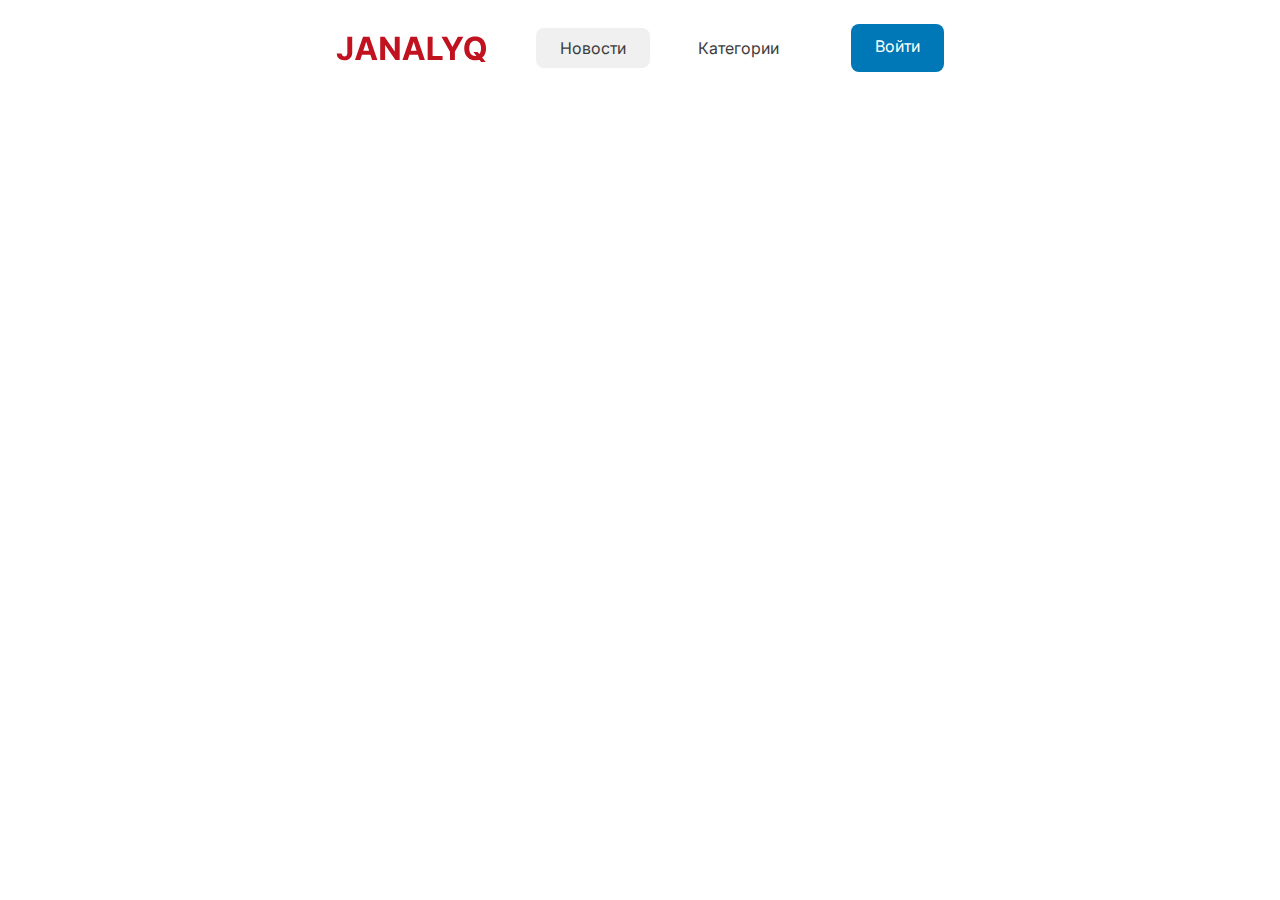
<file: categories.html>
<!DOCTYPE html>
<html lang="en">
<head>

    <title>Категории</title>

    <meta charset="UTF-8">
    <meta name="viewport" content="width=device-width, initial-scale=1.0">
    <link rel="icon" type="image/x-icon" href="./img/favicon.png">
   
    <link rel="stylesheet" href="/css/categories.css">

    <link rel="preconnect" href="https://fonts.googleapis.com">
    <link rel="preconnect" href="https://fonts.gstatic.com" crossorigin>
    <link href="https://fonts.googleapis.com/css2?family=Inter:ital,opsz,wght@0,14..32,100..900;1,14..32,100..900&display=swap" rel="stylesheet">
</head>
<body>
    <header class="header">
        <a href="./index.html" class="header__logo">
            <img src="./img/Logo.svg" alt="Логотип" />
        </a>
        <nav class="header__nav">
            <ol class="header__nav-list">
                <li>
                    <a 
                    href="./index.html" 
                    class="header__nav-link header__nav-link--active"
                    aria-current="page"
                    >
                        Новости
                    </a>
                    <a 
                        href="./categories.html" 
                        class="header__nav-link"
                        aria-current="page"
                    >
                        Категории
                    </a>
                </li>
            </ol>
        </nav>
        <div class="header__exit">
            <div class="user header__user">
                <div class="user__avatar">
                    <img 
                        src="#" alt="Аватар"
                       
                    >
                </div>
                <p class="user__name"></p>
            </div>
            <button 
                class="button button--red button--small"
                onclick="logout()"
            >
                Выйти
            </button>
        </div>
    </header>

    <main class="categories">
        <h3 class="categories__title">
            Категорий
        </h3>

        <ul class="categories__list">
            <li class="categories__list-item">
                <h4 class="categories__category-title">Спорт</h4>
                <div class="categories__actions">
                    <button class="button button--blue button--small">
                        Редактировать
                    </button>
                    <button class="button button--red button--small">
                        Удалить
                    </button>
                </div>
            </li>
        </ul>
    </main>

    <div class="fixed-button">
        <a href="./create-category.html" class="addCategory-link">
            <button type="button" class="button-disk button--green">
                <img src="./img/plus-white.png" alt="Кнопка Добавить категорию">
            </button>
        </a>
    </div>

    <script src="/js/categories.js"></script>
</body>
</html>
</file>
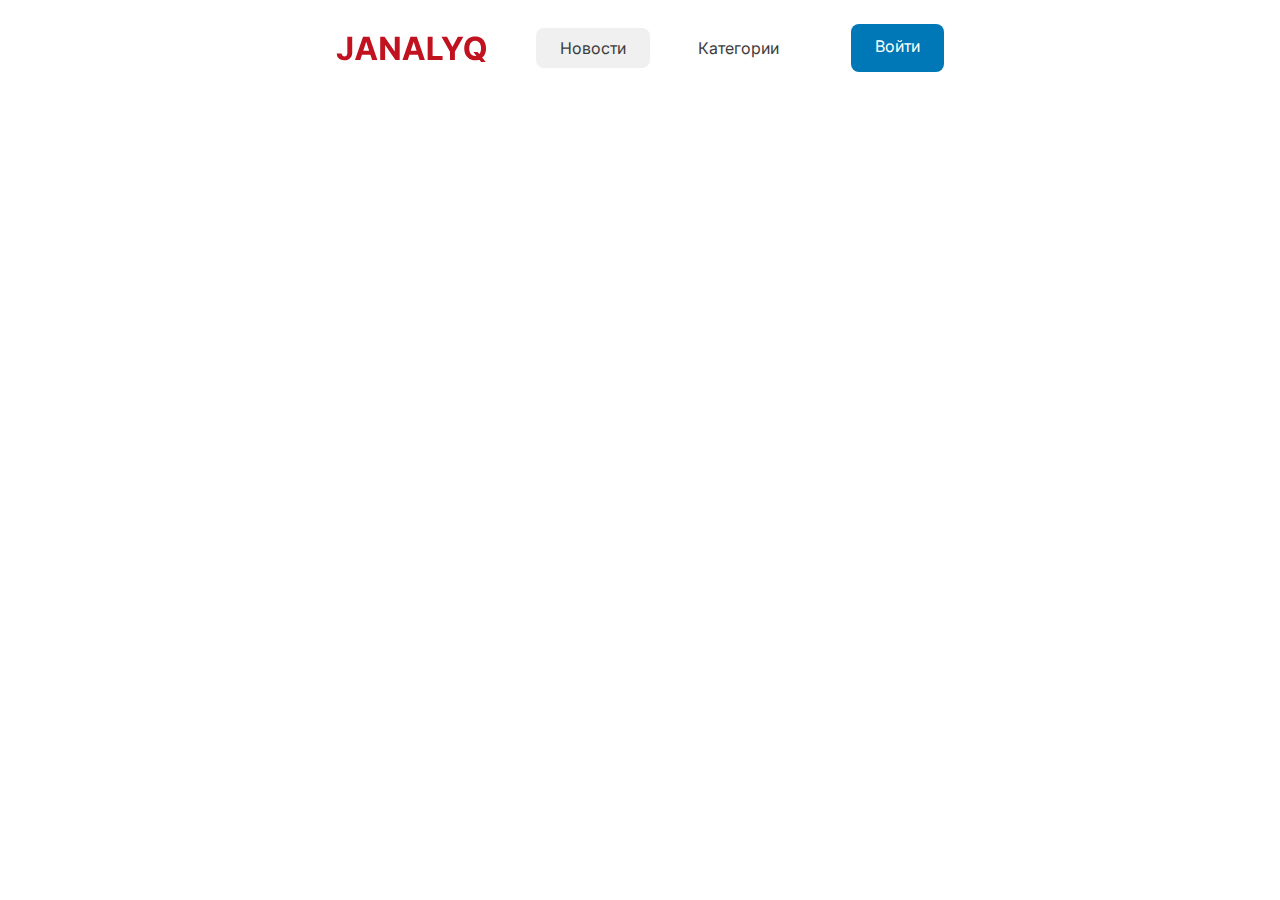
<file: create-category.html>
<!DOCTYPE html>
<html lang="en">
<head>

    <title>Создайте категорию</title>

    <meta charset="UTF-8">
    <meta name="viewport" content="width=device-width, initial-scale=1.0">
    <link rel="icon" type="image/x-icon" href="./img/favicon.png">
   
    <link rel="stylesheet" href="/css/create-category.css">

    <link rel="preconnect" href="https://fonts.googleapis.com">
    <link rel="preconnect" href="https://fonts.gstatic.com" crossorigin>
    <link href="https://fonts.googleapis.com/css2?family=Inter:ital,opsz,wght@0,14..32,100..900;1,14..32,100..900&display=swap" rel="stylesheet">
</head>
<body>
    <header class="header">
        <a href="./index.html" class="header__logo">
            <img src="./img/Logo.svg" alt="Логотип" />
        </a>
        <nav class="header__nav">
            <ol class="header__nav-list">
                <li>
                    <a 
                    href="./index.html" 
                    class="header__nav-link header__nav-link--active"
                    aria-current="page"
                    >
                        Новости
                    </a>
                    <a 
                        href="./categories.html" 
                        class="header__nav-link"
                        aria-current="page"
                    >
                        Категории
                    </a>
                </li>
            </ol>
        </nav>
        <div class="header__auth">
            <div class="user header__user">
                <div class="user__avatar">
                    <img 
                        src="https://i.pravatar.cc/150?img=12" alt="Аватар"
                    >
                </div>
                <p class="user__name">Администратор</p>
            </div>
            <a href="#" class="button button--red button--small" onclick="logout()">
                Выйти
            </a>
        </div>
    </header>

    <main class="category">
        <form class="category__container">

            <h3 class="category__title">Создание категорий</h3>

            <div class="category__inputs">
                <label for="category">Название</label>
                <input class="category__name" type="text" name="category" id="category" placeholder="Введите название" required>
            </div>
    
            <button 
                class="button button--blue category__submit" 
                type="submit"
            >
                Добавить категорию
            </button>

        </form>
    </main>

    <script src="/js/create-category.js"></script>
</body>
</html>
</file>
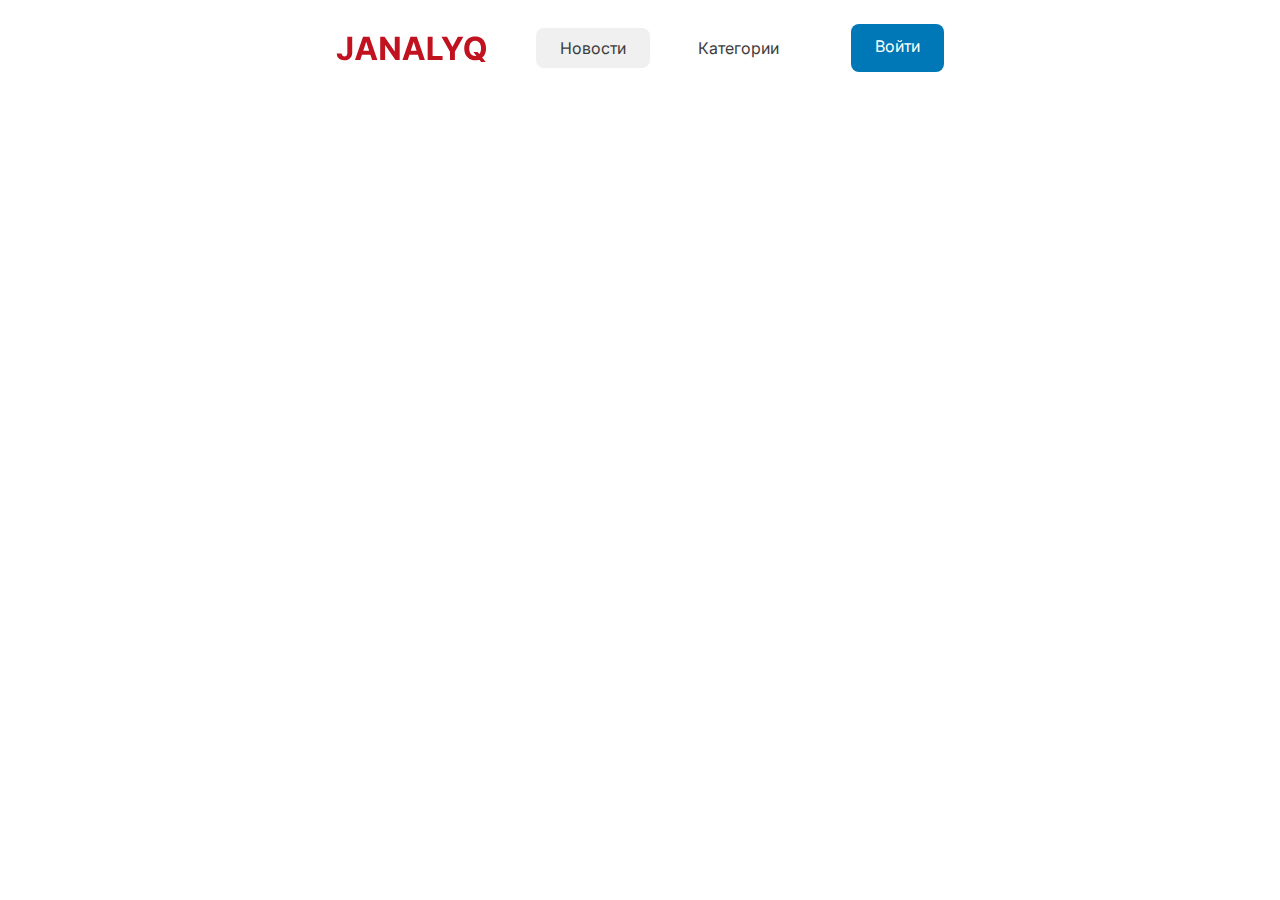
<file: create-news.html>
<!DOCTYPE html>
<html lang="en">
<head>

    <title>Добавьте новость</title>

    <meta charset="UTF-8">
    <meta name="viewport" content="width=device-width, initial-scale=1.0">
    <link rel="icon" type="image/x-icon" href="./img/favicon.png">
   
    <link rel="stylesheet" href="/css/create-news.css">

    <link rel="preconnect" href="https://fonts.googleapis.com">
    <link rel="preconnect" href="https://fonts.gstatic.com" crossorigin>
    <link href="https://fonts.googleapis.com/css2?family=Inter:ital,opsz,wght@0,14..32,100..900;1,14..32,100..900&display=swap" rel="stylesheet">
</head>

<body>
    <header class="header">
        <a href="./index.html" class="header__logo">
            <img src="./img/Logo.svg" alt="Логотип" />
        </a>
        <nav class="header__nav">
            <ol class="header__nav-list">
                <li>
                    <a 
                    href="./index.html" 
                    class="header__nav-link header__nav-link--active"
                    aria-current="page"
                    >
                        Новости
                    </a>
                    <a 
                        href="./categories.html" 
                        class="header__nav-link"
                        aria-current="page"
                    >
                        Категории
                    </a>
                </li>
            </ol>
        </nav>
        <div class="header__auth">
            <div class="user header__user">
                <div class="user__avatar">
                    <img 
                        src="#" alt="Аватар"
                    >
                </div>
                <p class="user__name"></p>
            </div>
            <a href="#" class="button button--red button--small" onclick="logout()">
                Выйти
            </a>
        </div>
    </header>

    <main class="news">

        <form action="" class="news__form">

            <h2 class="news__form-title">
                Создание новости
            </h2>

            <div class="form-element">
                <label for="title">Название</label>
                <input class="news__title indent" type="text" name="title" required>
            </div>
            
            <div class="form-element">
                <label for="category">Категория</label>
                <select class="news__category indent" name="category" id="category">
                </select>
                <!-- <input class="news__category indent" type="text" name="category" required> -->
            </div>

            <div class="form-element">
                <label for="image">Обложка</label>
                <input class="news__image" type="file" name="image" id="image" required accept="image/*,.pdf" multiple >
            </div>

            <div class="form-element">
                <label for="content">Контент</label>
                <textarea class="news__content" name="content" required></textarea>
            </div>

            <button class="button button--blue margin-inline-end">Добавить новость</button>

        </form>

    </main>

    <script src="/js/create-news.js"></script>
</body>
</html>
</file>
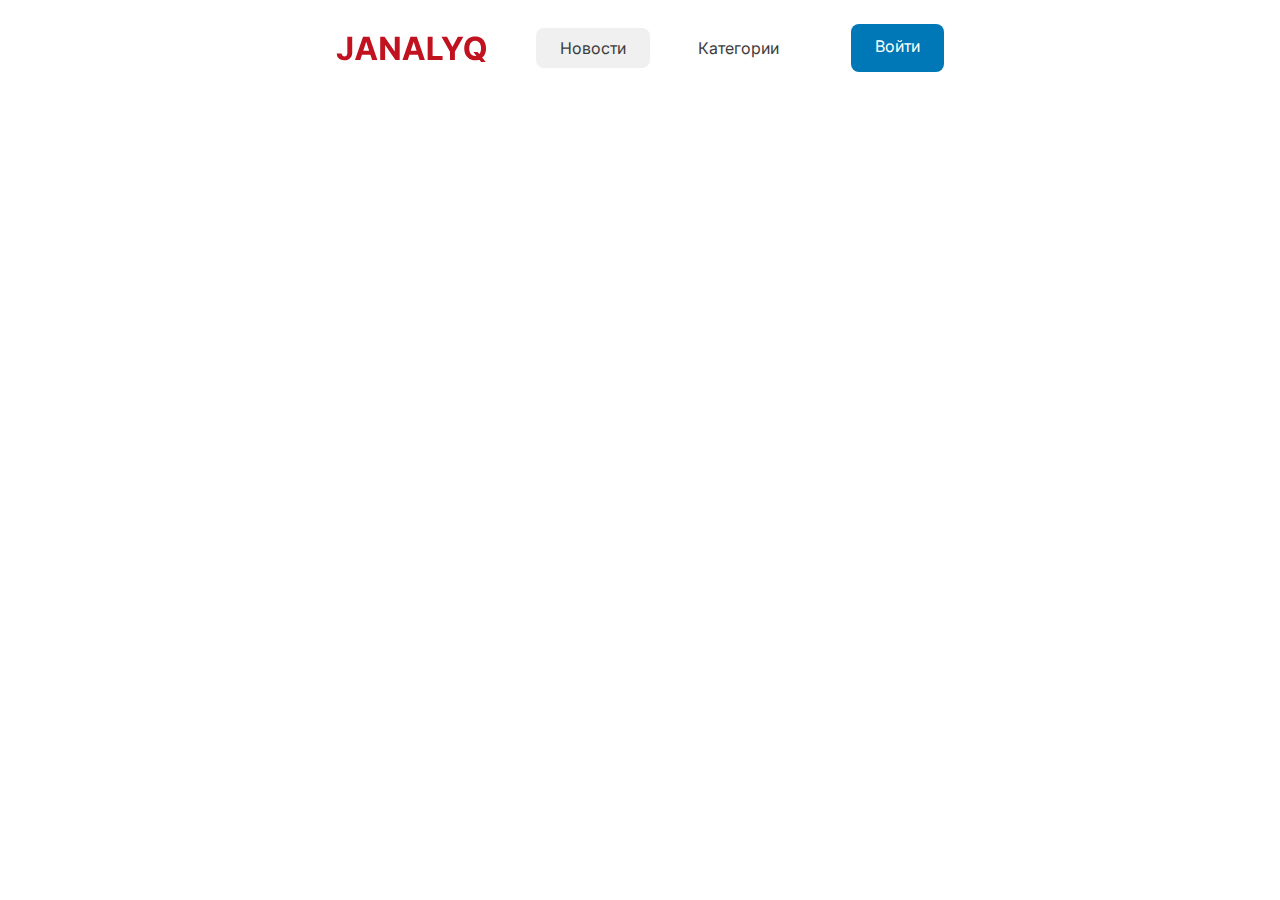
<file: edit-category.html>
<!DOCTYPE html>
<html lang="en">
<head>

    <title>Редактировать категорию</title>

    <meta charset="UTF-8">
    <meta name="viewport" content="width=device-width, initial-scale=1.0">
    <link rel="icon" type="image/x-icon" href="./img/favicon.png">
   
    <link rel="stylesheet" href="/css/edit-category.css">

    <link rel="preconnect" href="https://fonts.googleapis.com">
    <link rel="preconnect" href="https://fonts.gstatic.com" crossorigin>
    <link href="https://fonts.googleapis.com/css2?family=Inter:ital,opsz,wght@0,14..32,100..900;1,14..32,100..900&display=swap" rel="stylesheet">
</head>
<body>
    <header class="header">
        <a href="./index.html" class="header__logo">
            <img src="./img/Logo.svg" alt="Логотип" />
        </a>
        <nav class="header__nav">
            <ol class="header__nav-list">
                <li>
                    <a 
                    href="./index.html" 
                    class="header__nav-link header__nav-link--active"
                    aria-current="page"
                    >
                        Новости
                    </a>
                    <a 
                        href="./categories.html" 
                        class="header__nav-link"
                        aria-current="page"
                    >
                        Категории
                    </a>
                </li>
            </ol>
        </nav>
        <div class="header__auth">
            <div class="user header__user">
                <div class="user__avatar">
                    <img 
                        src="#" alt="Аватар"
                    >
                </div>
                <p class="user__name"></p>
            </div>
            <a href="#" class="button button--red button--small" onclick="logout()">
                Выйти
            </a>
        </div>
    </header>

    <main class="category">
        <form class="category__container">
            <h3 class="category__title">Редактирование категорий</h3>
            <div class="category__inputs">
                <label for="category">Название</label>
                <input class="category__name" type="text" name="category" id="category" placeholder="" required>
            </div>
    
            <button 
                class="button button--blue category__submit" 
                type="submit"
            >
                Сохранить изменения
            </button>
        </form>
    </main>

    <script src="/js/edit-category.js"></script>
</body>
</html>
</file>
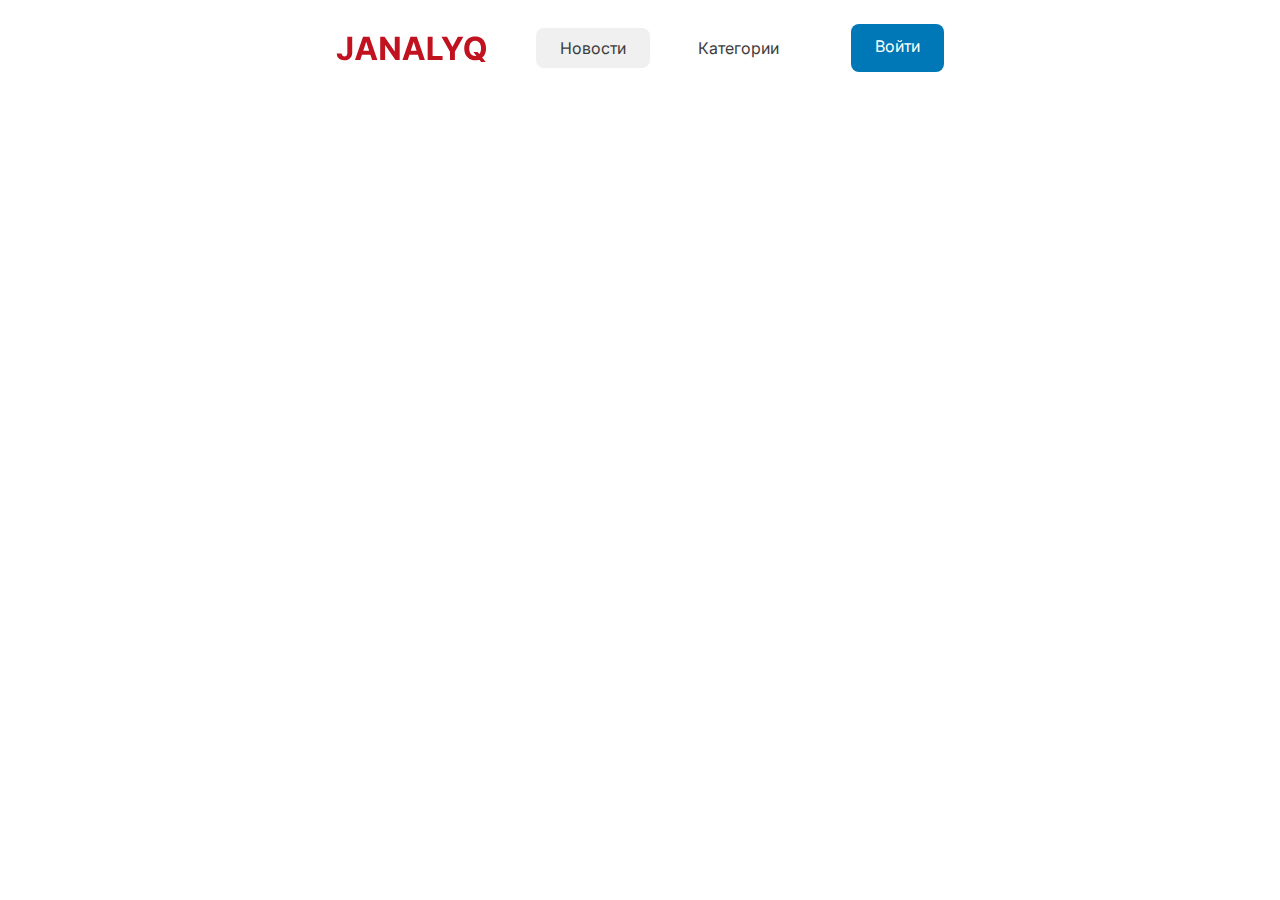
<file: edit-news.html>
<!DOCTYPE html>
<html lang="en">
<head>

    <title>Редактировать новость</title>

    <meta charset="UTF-8">
    <meta name="viewport" content="width=device-width, initial-scale=1.0">
    <link rel="icon" type="image/x-icon" href="./img/favicon.png">
   
    <link rel="stylesheet" href="/css/edit-news.css">

    <link rel="preconnect" href="https://fonts.googleapis.com">
    <link rel="preconnect" href="https://fonts.gstatic.com" crossorigin>
    <link href="https://fonts.googleapis.com/css2?family=Inter:ital,opsz,wght@0,14..32,100..900;1,14..32,100..900&display=swap" rel="stylesheet">
</head>
<body>
    <header class="header">
        <a href="./index.html" class="header__logo">
            <img src="./img/Logo.svg" alt="Логотип" />
        </a>
        <nav class="header__nav">
            <ol class="header__nav-list">
                <li>
                    <a 
                    href="./index.html" 
                    class="header__nav-link header__nav-link--active"
                    aria-current="page"
                    >
                        Новости
                    </a>
                    <a 
                        href="./categories.html" 
                        class="header__nav-link"
                        aria-current="page"
                    >
                        Категории
                    </a>
                </li>
            </ol>
        </nav>
        <div class="header__auth">
            <div class="user header__user">
                <div class="user__avatar">
                    <img 
                        src="#" alt="Аватар"
                    >
                </div>
                <p class="user__name"></p>
            </div>
            <a href="#" class="button button--red button--small" onclick="logout()">
                Выйти
            </a>
        </div>
    </header>

    <main class="news">
       
        <form action="" class="news__form">

            <h2 class="news__form-title">
                Редактирование новости
            </h2>

            <div class="form-element">
                <label for="title">Название</label>
                <input class="news__title indent" type="text" name="title" required>
            </div>
            
            <div class="form-element">
                <label for="category">Категория</label>
                <select class="news__category indent" name="category" id="category">
                    
                </select>
                <!-- <input class="news__category indent" type="text" name="category" required> -->
            </div>

            <div class="form-element">
                <label for="image">Обложка</label>
                <input class="news__image" type="file" name="image" required>
            </div>

            <div class="form-element">
                <label for="content">Контент</label>
                <textarea class="news__content" name="content" required></textarea>
            </div>

            <button class="button button--blue margin-inline-end">Сохранить изменения</button>

        </form>

    </main>
    
    <script src="/js/edit-news.js"></script>
</body>
</html>
</file>
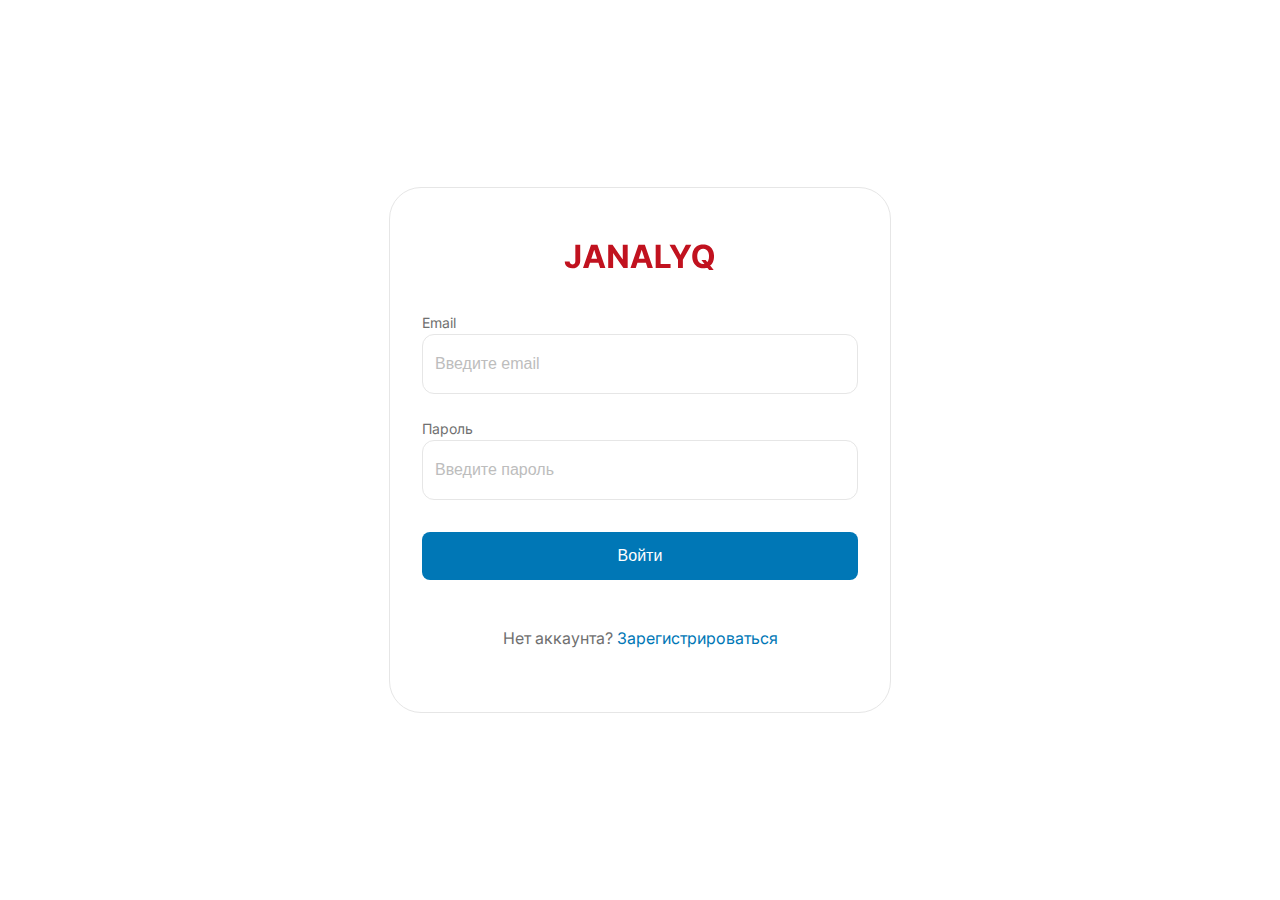
<file: login.html>
<!DOCTYPE html>
<html lang="en">
<head>

    <title>Авторизуйтесь</title>
    <meta charset="UTF-8">
    <meta name="viewport" content="width=device-width, initial-scale=1.0">
    <link rel="icon" type="image/x-icon" href="./img/favicon.png">
    
    <link rel="stylesheet" href="/css/login.css">

    <link rel="preconnect" href="https://fonts.googleapis.com">
    <link rel="preconnect" href="https://fonts.gstatic.com" crossorigin>
    <link href="https://fonts.googleapis.com/css2?family=Inter:ital,opsz,wght@0,14..32,100..900;1,14..32,100..900&display=swap" rel="stylesheet">
</head>
<body>
    
    <main class="main">
        <form id="form-login" class="main__form-login" action="">

            <div class="main__logo">
                <a href="./index.html">
                    <img src="./img/Logo.svg" alt="Логотип">
                </a>
            </div>

            <div class="main__inputs">
                <label for="email">Email</label>
                <input class="main__email" type="email" name="email" id="email" placeholder="Введите email" required>
                <label for="password">Пароль</label>
                <input class="main__password" type="password" name="password" id="password" placeholder="Введите пароль" required autocomplete="true">
            </div>

            <button 
                class="button button--blue button-stretched main__submit" 
                type="submit"
            >
                Войти
            </button>

            <p class="main__signup" >
                Нет аккаунта?
                <a class="main__signup-link" href="./signup.html">Зарегистрироваться</a>
            </p>
        </form>
    </main>

    <script src="/js/login.js" defer></script>

</body>
</html>
</file>
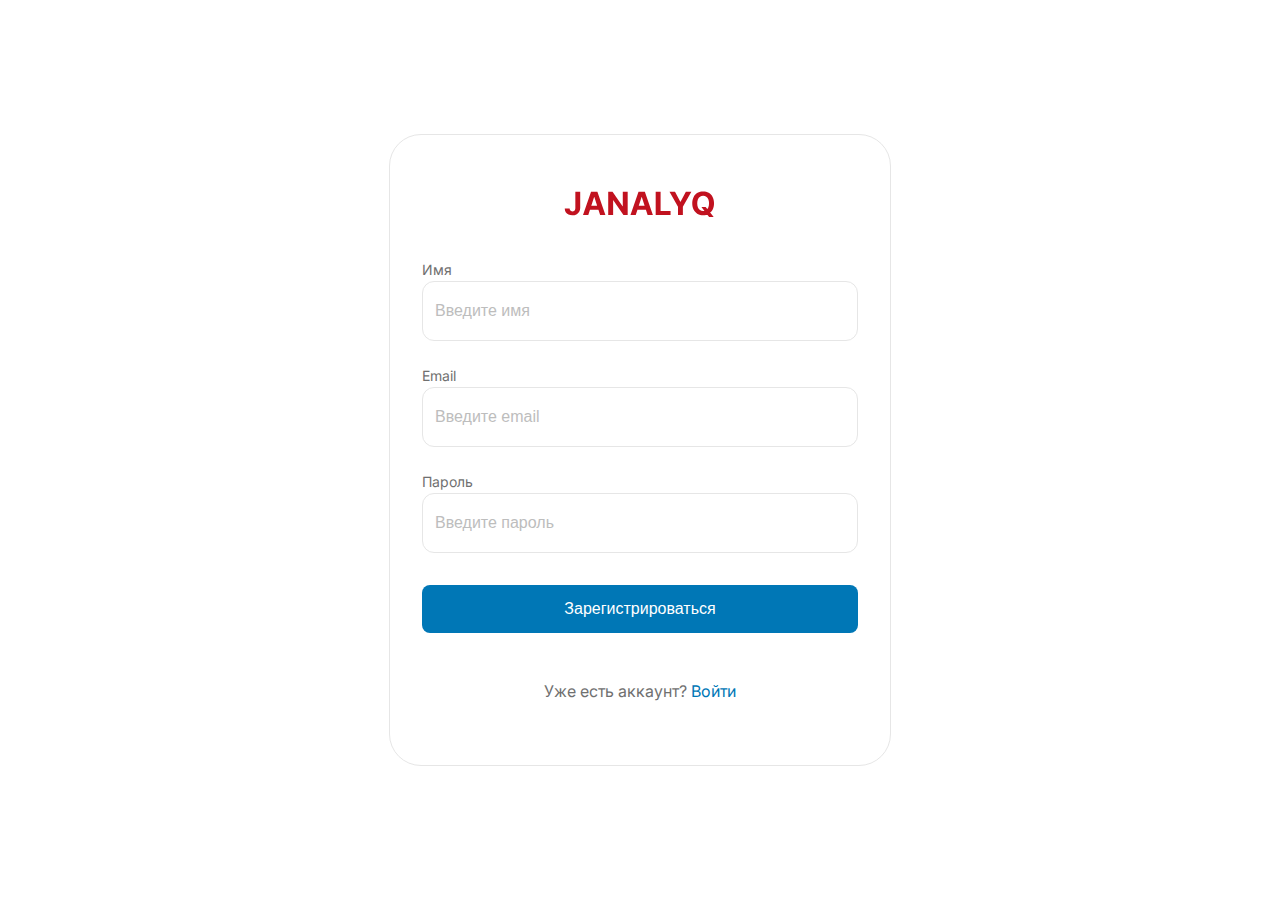
<file: signup.html>
<!DOCTYPE html>
<html lang="en">
<head>

    <title>Регистрация</title>
    <meta charset="UTF-8">
    <meta name="viewport" content="width=device-width, initial-scale=1.0">
    <link rel="icon" type="image/x-icon" href="./img/favicon.png">
    
    <link rel="stylesheet" href="/css/signup.css">

    <link rel="preconnect" href="https://fonts.googleapis.com">
    <link rel="preconnect" href="https://fonts.gstatic.com" crossorigin>
    <link href="https://fonts.googleapis.com/css2?family=Inter:ital,opsz,wght@0,14..32,100..900;1,14..32,100..900&display=swap" rel="stylesheet">
</head>
<body>
    
    <main class="main">
        <form class="main__signup">

            <div class="main__logo">
                <a href="./index.html">
                    <img src="./img/Logo.svg" alt="Логотип">
                </a>
            </div>

            <div class="main__inputs">
                <label for="name">Имя</label>
                <input class="main__name" type="text" name="name" id="name" placeholder="Введите имя" required>
                <label for="email">Email</label>
                <input class="main__email" type="email" name="email" id="email" placeholder="Введите email" required>
                <label for="password">Пароль</label>
                <input class="main__password" type="password" name="password" id="password" placeholder="Введите пароль" required>
            </div>

            <button 
                class="button button--blue button-stretched main__submit" 
                type="submit"
            >
                Зарегистрироваться
            </button>

            <p class="main__signup-info" >
                Уже есть аккаунт?
                <a class="main__signup-link" href="./login.html">Войти</a>
            </p>
        </form>
    </main>

    <script src="/js/signup.js"></script>
</body>
</html>
</file>
<file: css/categories.css>
@import url(button.css);
@import url(user.css);
@import url(header.css);
@import url(body.css);

a {
    text-decoration: none;
    line-height: 14px;
}

.categories__title {
    font-size: 32px;
}

.categories__list {
    list-style-type: none;
    padding-inline-start: 0px;
}

.categories__list-item {
    display: flex;
    align-items: center;
    justify-content: space-between;

    height: 70px;
    margin-bottom: 16px;
}

.categories__category-title {
    font-size: 18px;
}

.fixed-button {
    position: fixed;
    bottom: 56px;
    right: 56px;
}

.addCategory-link button {
    cursor: pointer;
}
</file>
<file: css/create-category.css>
@import url(button.css);
@import url(user.css);
@import url(header.css);
@import url(body.css);

a {
    text-decoration: none;
    line-height: 14px;
}

.header__auth {
    flex: 1 0 auto;

    display: flex;
    justify-content: end;
    align-items: center;
    gap: 24px;

    a.button {
        height: 14px;
    }
}

.category {
    display: flex;
    justify-content: center;
    align-items: center;
}

.category__title {
    font-size: 32px;
}

.category__container {
    flex-grow: 1;
    max-width: 1000px;
}

.category__inputs {
    display: flex;
    flex-direction: column;

    label {
        color: #707070;
        font-size: 14px;
        line-height: 22px;
    }
}



.category__inputs input {
    height: 56px;
    outline: 0px;
    border: 1px solid #E6E6E6;
    border-radius: 12px;
    color: #707070;
    text-indent: 10px;
    font-size: 16px;
    margin-bottom: 24px;
}

.category__inputs label {
    margin-bottom: 8px;
}
</file>
<file: css/create-news.css>
@import url(button.css);
@import url(user.css);
@import url(header.css);
@import url(body.css);

a {
    text-decoration: none;
    line-height: 14px;
}

.header__auth {
    flex: 1 0 auto;

    display: flex;
    justify-content: end;
    align-items: center;
    gap: 24px;

    a.button {
        height: 14px;
    }
}

.news {
    display: flex;
    justify-content: center;
}

.news__form-title {
    font-size: 32px;
}

.news__form {
    display: flex;
    flex-direction: column;
    gap: 24px;
    width: 1000px;
}

.form-element {
    display: flex;
    flex-direction: column;

    label {
        color: #707070;
        font-size: 14px;
        line-height: 22px;
    }

    input, textarea, select {
        padding: 0;
        height: 56px;
        outline: 0px;
        border: 1px solid #E6E6E6;
        border-radius: 12px;
        color: #707070;
        font-size: 16px;
    }

    textarea {
        padding: 10px;
        min-height: 274px;
        resize: vertical;
    }

    .indent {
        text-indent: 10px;
    }
}
input[type="file"] {
    height: 48px;
    background-color: #C9C9C9;
}
input[type="file"].news__image::file-selector-button {
    padding: 12px 24px 12px 24px;
    height: 48px;
    border-top-left-radius: 8px;
    border-bottom-left-radius: 8px;
    color: #fff;
    text-decoration: none;
    outline: 0px;
    border: 0px;
    font-size: 1rem;
    cursor: pointer;
    background-color: #0077B6;
    margin-right: 15px;
}

.margin-inline-end {
    margin-inline-end: auto;
}

@media (max-width: 780px) {
    .news__form {
        gap: 16px;
    }

    .form-element {
        display: flex;
        flex-direction: column;
    
        label {
            color: #707070;
            font-size: 14px;
            line-height: 22px;
        }
    
        input, textarea, select {
            padding: 0;
            height: 36px;
            outline: 0px;
            border: 1px solid #E6E6E6;
            border-radius: 8px;
            color: #707070;
            font-size: 16px;
        }
    
        textarea {
            padding: 10px;
            min-height: 200px;
            resize: vertical;
        }
    
        .indent {
            text-indent: 10px;
        }
    }
    input[type="file"] {
        height: 36px;
        background-color: #C9C9C9;
    }
    input[type="file"].news__image::file-selector-button {
        padding: 8px 16px 8px 16px;
        height: 36px;
        border-top-left-radius: 8px;
        border-bottom-left-radius: 8px;
        color: #fff;
        text-decoration: none;
        outline: 0px;
        border: 0px;
        font-size: 1rem;
        cursor: pointer;
        background-color: #0077B6;
        margin-right: 15px;
    }
}
</file>
<file: css/edit-category.css>
@import url(button.css);
@import url(user.css);
@import url(header.css);
@import url(body.css);

a {
    text-decoration: none;
    line-height: 14px;
}

.header__auth {
    flex: 1 0 auto;

    display: flex;
    justify-content: end;
    align-items: center;
    gap: 24px;

    a.button {
        height: 14px;
    }
}

.category {
    display: flex;
    justify-content: center;
    align-items: center;
}

.category__title {
    font-size: 32px;
}

.category__container {
    flex-grow: 1;
    max-width: 1000px;
}

.category__inputs {
    display: flex;
    flex-direction: column;

    label {
        color: #707070;
        font-size: 14px;
        line-height: 22px;
    }
}



.category__inputs input {
    height: 56px;
    outline: 0px;
    border: 1px solid #E6E6E6;
    border-radius: 12px;
    color: #3d3d3d;
    text-indent: 10px;
    font-size: 16px;
    margin-bottom: 24px;
}

.category__inputs input::placeholder {
    color: #707070;
}


.category__inputs label {
    margin-bottom: 8px;
}
</file>
<file: css/edit-news.css>
@import url(button.css);
@import url(user.css);
@import url(header.css);
@import url(body.css);

a {
    text-decoration: none;
    line-height: 14px;
}

.header__auth {
    flex: 1 0 auto;

    display: flex;
    justify-content: flex-end;
    align-items: center;
    gap: 24px;

    a.button {
        height: 14px;
    }
}

.news {
    display: flex;
    justify-content: center;
}

.news__form-title {
    font-size: 32px;
}

.news__form {
    display: flex;
    flex-direction: column;
    gap: 24px;
    width: 1000px;
}

.form-element {
    display: flex;
    flex-direction: column;

    label {
        color: #707070;
        font-size: 14px;
        line-height: 22px;
    }

    input, textarea, select {
        padding: 0;
        height: 56px;
        outline: 0px;
        border: 1px solid #E6E6E6;
        border-radius: 12px;
        color: #707070;
        font-size: 16px;
    }

    textarea {
        padding: 10px;
        min-height: 274px;
        resize: vertical;
    }

    .indent {
        text-indent: 10px;
    }
}
input[type="file"] {
    height: 48px;
    background-color: #C9C9C9;
}
input[type="file"].news__image::file-selector-button {
    padding: 12px 24px 12px 24px;
    height: 48px;
    border-top-left-radius: 8px;
    border-bottom-left-radius: 8px;
    color: #fff;
    text-decoration: none;
    outline: 0px;
    border: 0px;
    font-size: 1rem;
    cursor: pointer;
    background-color: #0077B6;
    margin-right: 15px;
}

.margin-inline-end {
    margin-inline-end: auto;
}

@media (max-width: 780px) {
    .news__form {
        gap: 16px;
    }

    .form-element {
        display: flex;
        flex-direction: column;
    
        label {
            color: #707070;
            font-size: 14px;
            line-height: 22px;
        }
    
        input, textarea, select {
            padding: 0;
            height: 36px;
            outline: 0px;
            border: 1px solid #E6E6E6;
            border-radius: 8px;
            color: #707070;
            font-size: 16px;
        }
    
        textarea {
            padding: 10px;
            min-height: 200px;
            resize: vertical;
        }
    
        .indent {
            text-indent: 10px;
        }
    }
    input[type="file"] {
        height: 36px;
        background-color: #C9C9C9;
    }
    input[type="file"].news__image::file-selector-button {
        padding: 8px 16px 8px 16px;
        height: 36px;
        border-top-left-radius: 8px;
        border-bottom-left-radius: 8px;
        color: #fff;
        text-decoration: none;
        outline: 0px;
        border: 0px;
        font-size: 1rem;
        cursor: pointer;
        background-color: #0077B6;
        margin-right: 15px;
    }
}
</file>
<file: css/login.css>
@import url(button.css);
@import url(body.css);

.main {
    width: 100%;
    height: 100vh;

    display: flex;
    align-items: center;
    justify-content: center;
}

.main__form-login {
    display: flex;
    flex-direction: column;
    gap: 32px;
    width: 436px;
    padding: 48px 32px;
    border: 1px solid #E6E6E6;
    border-radius: 32px;
}

.main__logo {
    display: flex;
    justify-content: center;
}

.main__inputs {
    display: flex;
    flex-direction: column;

    label {
        color: #707070;
        font-size: 14px;
        line-height: 22px;
    }
}

.main__inputs input {
    height: 56px;
    outline: 0px;
    border: 1px solid #E6E6E6;
    border-radius: 12px;
    color: #707070;
    text-indent: 10px;
    font-size: 16px;
}

.main__email::placeholder {
    text-indent: 10px;
    color: #BDBDBD;
    font-size: 16px;
}

.main__password::placeholder {
    text-indent: 10px;
    color: #BDBDBD;
    font-size: 16px;
}



.main__email {
    margin-bottom: 24px;
}

.main__signup {
    text-align: center;
    color: #707070;
}

.main__signup-link {
    color: #0077B6;
    text-decoration: none;
}


@media (max-width: 540px) {
    .main__form-login {
        display: flex;
        flex-direction: column;
        gap: 24px;
        width:360px;
        padding: 36px 24px;
        border: 1px solid #E6E6E6;
        border-radius: 24px;
    }
    
    .main__inputs {
        display: flex;
        flex-direction: column;
    
        label {
            color: #707070;
            font-size: 14px;
            line-height: 22px;
        }
    }
    
    .main__inputs input {
        height: 36px;
        outline: 0px;
        border: 1px solid #E6E6E6;
        border-radius: 8px;
        color: #707070;
        text-indent: 10px;
        font-size: 16px;
    }
    
    .main__email::placeholder {
        text-indent: 10px;
        color: #BDBDBD;
        font-size: 16px;
    }
    
    .main__password::placeholder {
        text-indent: 10px;
        color: #BDBDBD;
        font-size: 16px;
    }
    
    .main__email {
        margin-bottom: 18px;
    }

}
</file>
<file: css/signup.css>
@import url(button.css);
@import url(body.css);

@import url(button.css);
@import url(body.css);

.main {
    width: 100%;
    height: 100vh;

    display: flex;
    align-items: center;
    justify-content: center;
}

.main__signup {
    display: flex;
    flex-direction: column;
    gap: 32px;
    width: 436px;
    padding: 48px 32px;
    border: 1px solid #E6E6E6;
    border-radius: 32px;
}

.main__logo {
    display: flex;
    justify-content: center;
}

.main__inputs {
    display: flex;
    flex-direction: column;

    label {
        text-align: left;
        color: #707070;
        font-size: 14px;
        line-height: 22px;
    }
}

.main__inputs input {
    height: 56px;
    outline: 0px;
    border: 1px solid #E6E6E6;
    border-radius: 12px;
    color: #707070;
    text-indent: 10px;
    font-size: 16px;
}

.main__name::placeholder,
.main__email::placeholder,
.main__password::placeholder {
    text-indent: 10px;
    color: #BDBDBD;
    font-size: 16px;
}

.main__email, .main__name {
    margin-bottom: 24px;
}

.main__signup-info {
    text-align: center;
    color: #707070;
}

.main__signup-link {
    color: #0077B6;
    text-decoration: none;
}

@media (max-width: 540px) {
    .main__signup {
        display: flex;
        flex-direction: column;
        gap: 24px;
        width:360px;
        padding: 36px 24px;
        border: 1px solid #E6E6E6;
        border-radius: 24px;
    }
    
    .main__inputs {
        display: flex;
        flex-direction: column;
    
        label {
            color: #707070;
            font-size: 14px;
            line-height: 22px;
        }
    }
    
    .main__inputs input {
        height: 36px;
        outline: 0px;
        border: 1px solid #E6E6E6;
        border-radius: 8px;
        color: #707070;
        text-indent: 10px;
        font-size: 16px;
    }
    
    .main__email::placeholder {
        text-indent: 10px;
        color: #BDBDBD;
        font-size: 16px;
    }
    
    .main__password::placeholder {
        text-indent: 10px;
        color: #BDBDBD;
        font-size: 16px;
    }
    
    .main__email {
        margin-bottom: 18px;
    }

}
</file>
